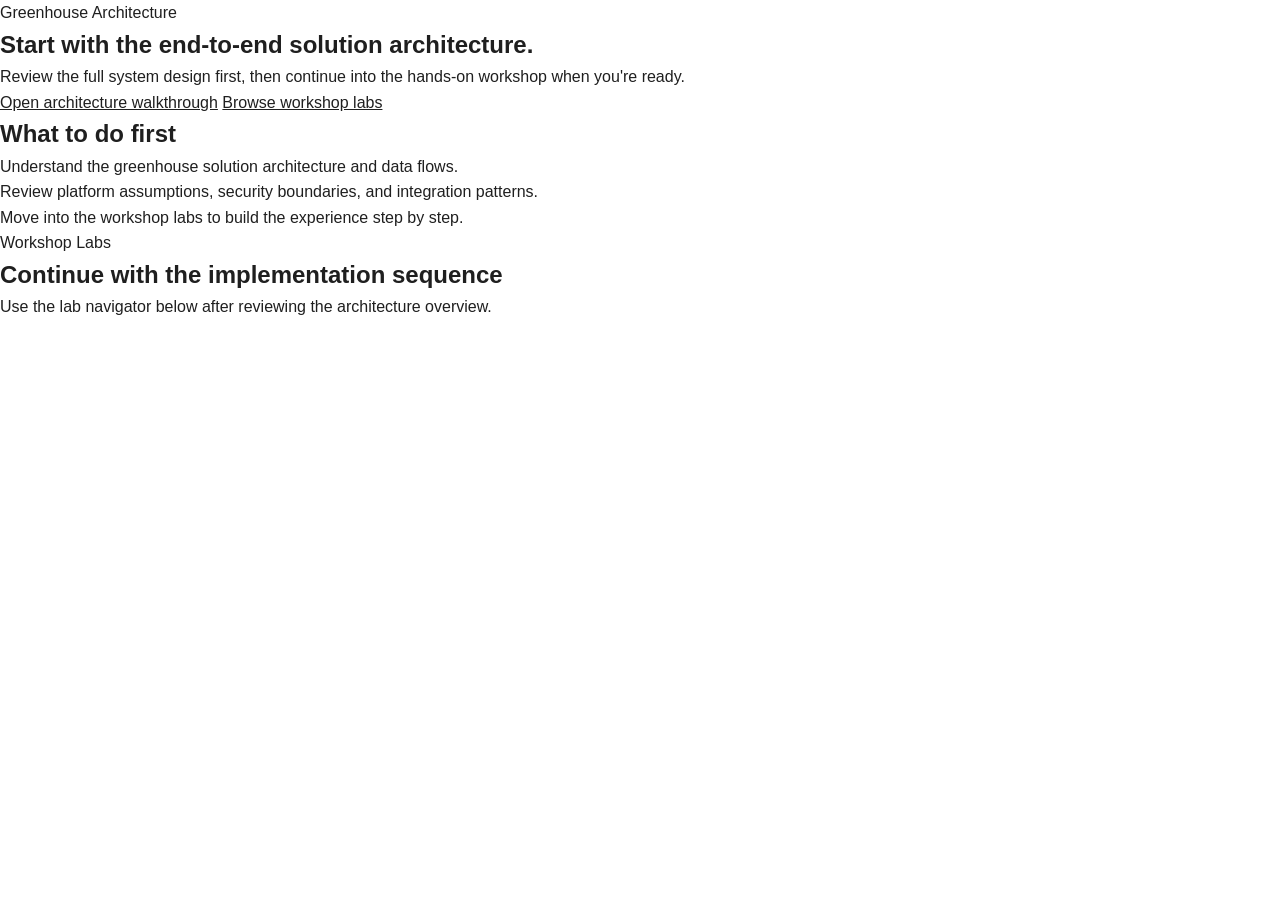
<file: docs/index.html>
<!doctype html>
<html lang="en">
  <head>
    <meta charset="UTF-8" />
    <meta name="viewport" content="width=device-width, initial-scale=1.0" />
    <title>Greenhouse Architecture</title>
    <meta
      name="description"
      content="Interactive architecture documentation for Greenhouse — review the solution map, assumptions, lab workflow, and delivery guidance."
    />
    <link rel="preconnect" href="https://fonts.googleapis.com" />
    <link rel="preconnect" href="https://fonts.gstatic.com" crossorigin />
    <link
      href="https://fonts.googleapis.com/css2?family=Inter:wght@400;500;600;700;800&display=swap"
      rel="stylesheet"
    />
    <link rel="stylesheet" href="styles.css" />
  </head>
  <body class="home-page">
    <div class="page-shell">
      <main class="home-layout">
        <section class="hero-panel card">
          <div class="hero-copy">
            <span class="eyebrow">Greenhouse Architecture</span>
            <h1>Start with the end-to-end solution architecture.</h1>
            <p class="hero-lead">
              Review the full system design first, then continue into the hands-on workshop when you're ready.
            </p>
            <div class="hero-actions">
              <a class="button button-primary" href="architecture.html">Open architecture walkthrough</a>
              <a class="button button-secondary" href="#workshop-labs">Browse workshop labs</a>
            </div>
          </div>
          <div class="hero-summary">
            <div class="summary-card">
              <h2>What to do first</h2>
              <ol>
                <li>Understand the greenhouse solution architecture and data flows.</li>
                <li>Review platform assumptions, security boundaries, and integration patterns.</li>
                <li>Move into the workshop labs to build the experience step by step.</li>
              </ol>
            </div>
          </div>
        </section>

        <section id="workshop-labs" class="workshop-panel card">
          <div class="section-heading">
            <div>
              <span class="eyebrow">Workshop Labs</span>
              <h2>Continue with the implementation sequence</h2>
            </div>
            <p>
              Use the lab navigator below after reviewing the architecture overview.
            </p>
          </div>

          <div id="labs-grid" class="labs-grid" aria-live="polite"></div>
        </section>
      </main>
    </div>

    <template id="lab-card-template">
      <article class="lab-card">
        <div class="lab-card-body">
          <div class="lab-meta-row">
            <span class="lab-badge"></span>
            <span class="lab-duration"></span>
          </div>
          <h3 class="lab-title"></h3>
          <p class="lab-summary"></p>
        </div>
        <div class="lab-card-footer">
          <div class="lab-tags"></div>
          <a class="button button-secondary lab-link" href="#">Open lab</a>
        </div>
      </article>
    </template>

    <script src="app.js" defer></script>
  </body>
</html>
</file>
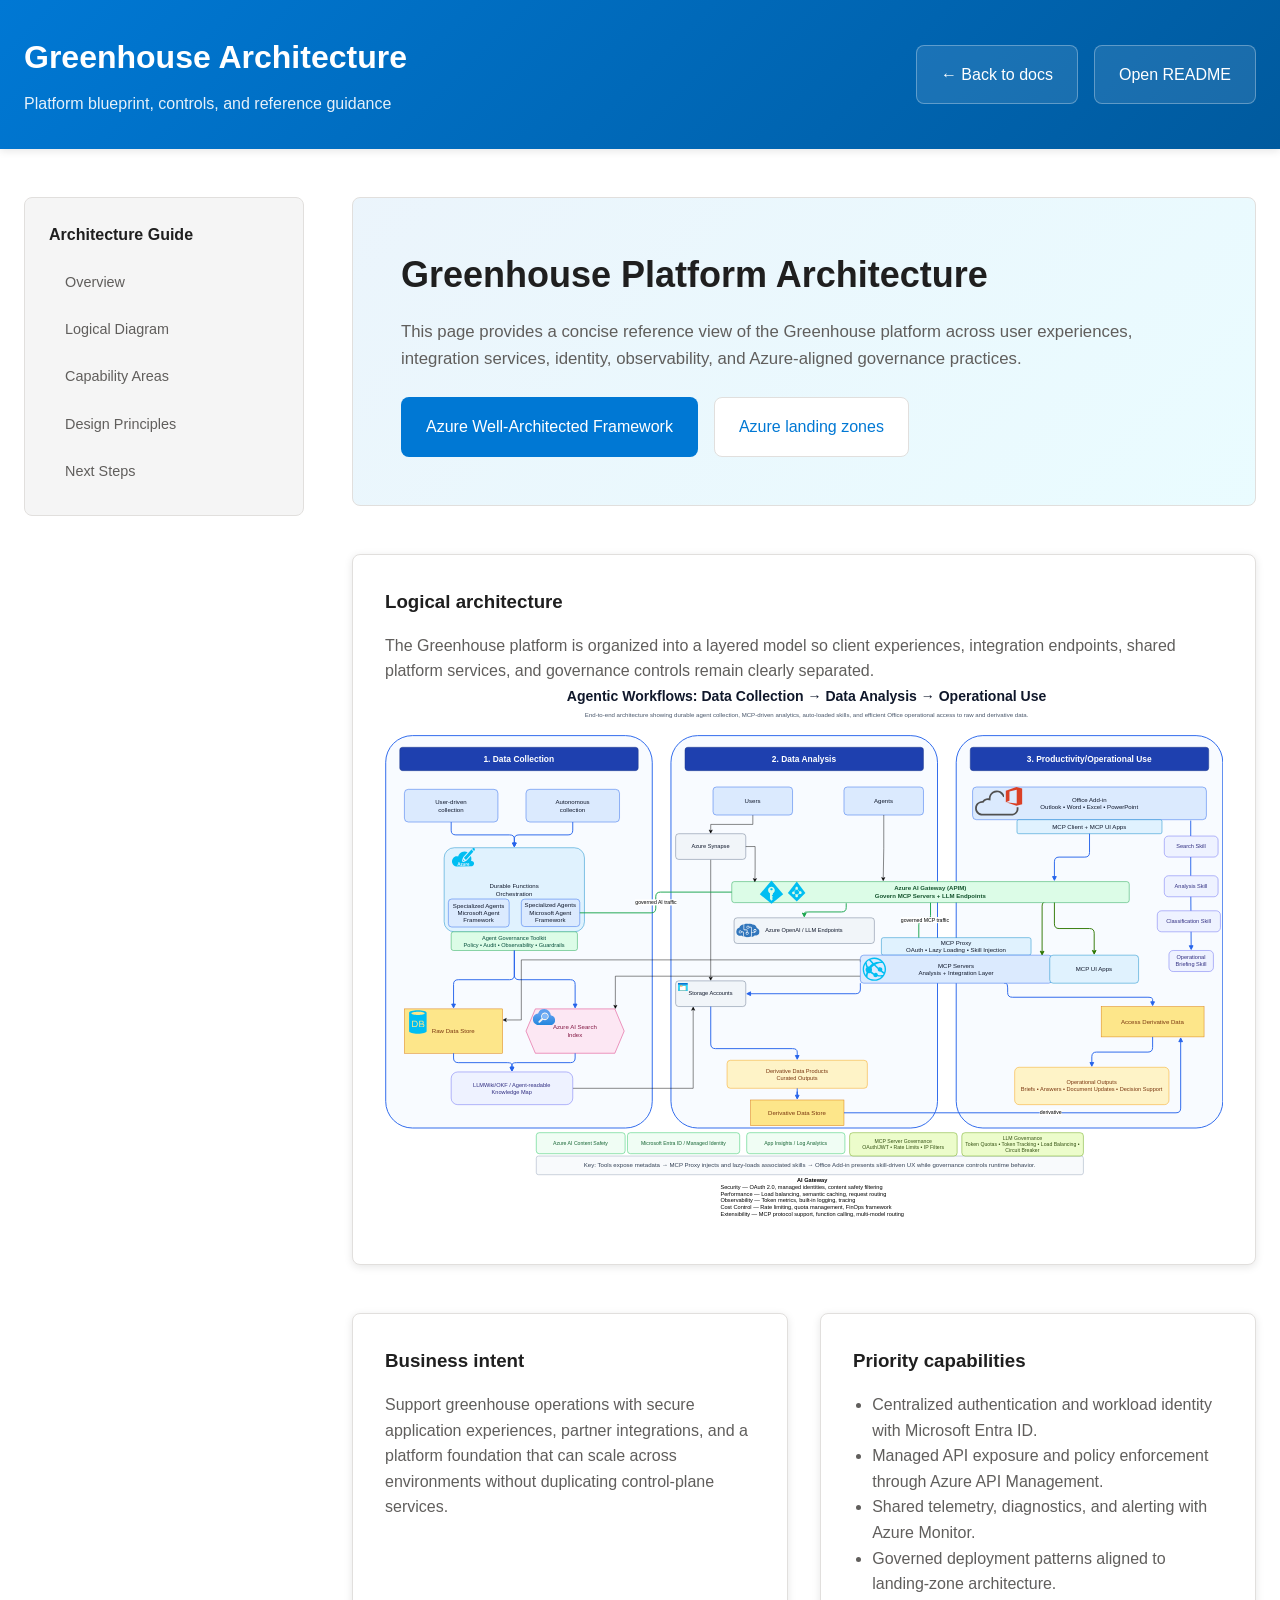
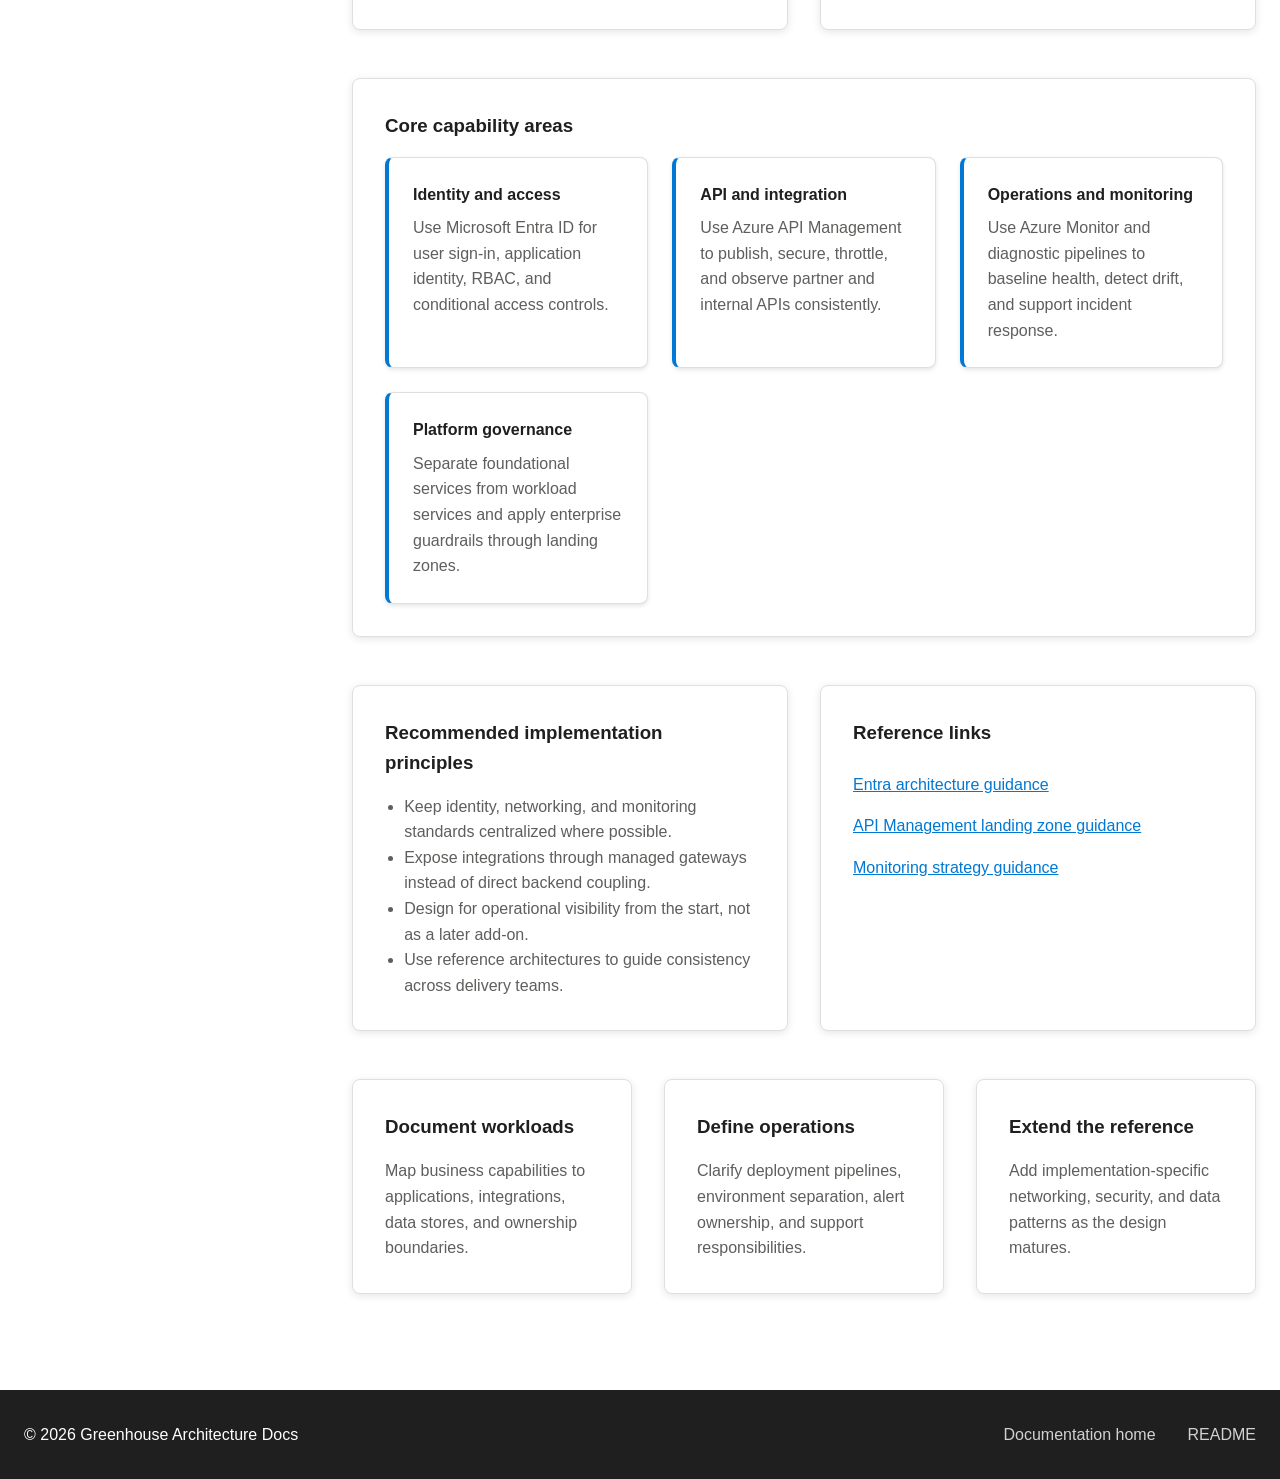
<file: docs/architecture.html>
<!DOCTYPE html>
<html lang="en">
<head>
    <meta charset="UTF-8">
    <meta name="viewport" content="width=device-width, initial-scale=1.0">
    <title>Greenhouse Architecture Overview</title>
    <link rel="stylesheet" href="styles.css">
</head>
<body>
    <header class="header">
        <div class="container">
            <div class="header-content">
                <div class="logo">
                    <h1>Greenhouse Architecture</h1>
                    <p class="tagline">Platform blueprint, controls, and reference guidance</p>
                </div>
                <nav class="nav">
                    <a href="index.html" class="btn-github">← Back to docs</a>
                    <a href="README.md" class="btn-github">Open README</a>
                </nav>
            </div>
        </div>
    </header>

    <main class="main">
        <div class="container">
            <aside class="sidebar">
                <div class="filter-section">
                    <h3>Architecture Guide</h3>
                    <div class="filter-group">
                        <a href="#overview" class="arch-nav-link">Overview</a>
                        <a href="#diagram" class="arch-nav-link">Logical Diagram</a>
                        <a href="#capabilities" class="arch-nav-link">Capability Areas</a>
                        <a href="#principles" class="arch-nav-link">Design Principles</a>
                        <a href="#next-steps" class="arch-nav-link">Next Steps</a>
                    </div>
                </div>
            </aside>

            <section class="content">
                <div class="architecture-wrapper">
                    <section id="overview" class="architecture-hero">
                        <h2>Greenhouse Platform Architecture</h2>
                        <p>
                            This page provides a concise reference view of the Greenhouse platform across user experiences,
                            integration services, identity, observability, and Azure-aligned governance practices.
                        </p>
                        <div class="architecture-actions">
                            <a class="btn-primary" href="https://learn.microsoft.com/azure/architecture/framework/" target="_blank" rel="noopener noreferrer">Azure Well-Architected Framework</a>
                            <a class="btn-secondary" href="https://learn.microsoft.com/azure/cloud-adoption-framework/ready/landing-zone/" target="_blank" rel="noopener noreferrer">Azure landing zones</a>
                        </div>
                    </section>

                    <section id="diagram" class="architecture-diagram">
                        <h3>Logical architecture</h3>
                        <p>
                            The Greenhouse platform is organized into a layered model so client experiences, integration endpoints,
                            shared platform services, and governance controls remain clearly separated.
                        </p>
                        <img src="agentic_workflows_revised_070126.drawio.svg" alt="Greenhouse logical architecture diagram">
                    </section>

                    <section id="capabilities" class="architecture-grid two-column">
                        <article class="architecture-card">
                            <h3>Business intent</h3>
                            <p>
                                Support greenhouse operations with secure application experiences, partner integrations, and a platform
                                foundation that can scale across environments without duplicating control-plane services.
                            </p>
                        </article>
                        <article class="architecture-card">
                            <h3>Priority capabilities</h3>
                            <ul>
                                <li>Centralized authentication and workload identity with Microsoft Entra ID.</li>
                                <li>Managed API exposure and policy enforcement through Azure API Management.</li>
                                <li>Shared telemetry, diagnostics, and alerting with Azure Monitor.</li>
                                <li>Governed deployment patterns aligned to landing-zone architecture.</li>
                            </ul>
                        </article>
                    </section>

                    <section class="architecture-highlight">
                        <h3>Core capability areas</h3>
                        <div class="architecture-pillars">
                            <div class="architecture-pillar">
                                <h4>Identity and access</h4>
                                <p>Use Microsoft Entra ID for user sign-in, application identity, RBAC, and conditional access controls.</p>
                            </div>
                            <div class="architecture-pillar">
                                <h4>API and integration</h4>
                                <p>Use Azure API Management to publish, secure, throttle, and observe partner and internal APIs consistently.</p>
                            </div>
                            <div class="architecture-pillar">
                                <h4>Operations and monitoring</h4>
                                <p>Use Azure Monitor and diagnostic pipelines to baseline health, detect drift, and support incident response.</p>
                            </div>
                            <div class="architecture-pillar">
                                <h4>Platform governance</h4>
                                <p>Separate foundational services from workload services and apply enterprise guardrails through landing zones.</p>
                            </div>
                        </div>
                    </section>

                    <section id="principles" class="architecture-grid two-column">
                        <article class="architecture-resource">
                            <h3>Recommended implementation principles</h3>
                            <ul>
                                <li>Keep identity, networking, and monitoring standards centralized where possible.</li>
                                <li>Expose integrations through managed gateways instead of direct backend coupling.</li>
                                <li>Design for operational visibility from the start, not as a later add-on.</li>
                                <li>Use reference architectures to guide consistency across delivery teams.</li>
                            </ul>
                        </article>
                        <article class="architecture-resource">
                            <h3>Reference links</h3>
                            <div class="architecture-links">
                                <a href="https://learn.microsoft.com/entra/architecture/" target="_blank" rel="noopener noreferrer">Entra architecture guidance</a>
                                <a href="https://learn.microsoft.com/azure/api-management/api-management-landing-zone" target="_blank" rel="noopener noreferrer">API Management landing zone guidance</a>
                                <a href="https://learn.microsoft.com/azure/well-architected/operational-excellence/monitoring-strategy" target="_blank" rel="noopener noreferrer">Monitoring strategy guidance</a>
                            </div>
                        </article>
                    </section>

                    <section id="next-steps" class="architecture-grid three-column">
                        <article class="architecture-card">
                            <h3>Document workloads</h3>
                            <p>Map business capabilities to applications, integrations, data stores, and ownership boundaries.</p>
                        </article>
                        <article class="architecture-card">
                            <h3>Define operations</h3>
                            <p>Clarify deployment pipelines, environment separation, alert ownership, and support responsibilities.</p>
                        </article>
                        <article class="architecture-card">
                            <h3>Extend the reference</h3>
                            <p>Add implementation-specific networking, security, and data patterns as the design matures.</p>
                        </article>
                    </section>
                </div>
            </section>
        </div>
    </main>

    <footer class="footer">
        <div class="container">
            <p>&copy; 2026 Greenhouse Architecture Docs</p>
            <div class="footer-links">
                <a href="index.html">Documentation home</a>
                <a href="README.md">README</a>
            </div>
        </div>
    </footer>
</body>
</html>
</file>
<file: docs/styles.css>
:root {
  --primary-color: #0078d4;
  --primary-dark: #005a9e;
  --secondary-color: #50e6ff;
  --background: #ffffff;
  --surface: #f5f5f5;
  --surface-hover: #e5e5e5;
  --text-primary: #1f1f1f;
  --text-secondary: #605e5c;
  --border: #e1dfdd;
  --shadow: rgba(0, 0, 0, 0.1);
  --shadow-hover: rgba(0, 0, 0, 0.15);
  --success: #107c10;
  --spacing-xs: 0.5rem;
  --spacing-sm: 1rem;
  --spacing-md: 1.5rem;
  --spacing-lg: 2rem;
  --spacing-xl: 3rem;
  --border-radius: 8px;
  --transition: all 0.3s ease;
}

* {
  margin: 0;
  padding: 0;
  box-sizing: border-box;
}

body {
  font-family: -apple-system, BlinkMacSystemFont, 'Segoe UI', 'Roboto', 'Helvetica', 'Arial', sans-serif;
  color: var(--text-primary);
  background-color: var(--background);
  line-height: 1.6;
}

a {
  color: inherit;
}

img {
  max-width: 100%;
}

/* Header */
.header {
  background: linear-gradient(135deg, var(--primary-color), var(--primary-dark));
  color: white;
  padding: var(--spacing-lg) 0;
  box-shadow: 0 2px 8px var(--shadow);
}

.container {
  max-width: 1400px;
  margin: 0 auto;
  padding: 0 var(--spacing-md);
}

.header-content {
  display: flex;
  justify-content: space-between;
  align-items: center;
  flex-wrap: wrap;
  gap: var(--spacing-md);
}

.logo h1 {
  font-size: 2rem;
  font-weight: 600;
  margin-bottom: var(--spacing-xs);
}

.tagline {
  font-size: 1rem;
  opacity: 0.9;
}

.nav {
  display: flex;
  flex-wrap: wrap;
  gap: var(--spacing-sm);
}

.btn-github,
.btn-primary,
.btn-secondary {
  display: inline-flex;
  align-items: center;
  justify-content: center;
  gap: var(--spacing-xs);
  padding: var(--spacing-sm) var(--spacing-md);
  border-radius: var(--border-radius);
  border: 1px solid transparent;
  text-decoration: none;
  font-weight: 500;
  transition: var(--transition);
}

.btn-github {
  background: rgba(255, 255, 255, 0.1);
  color: white;
  border-color: rgba(255, 255, 255, 0.3);
}

.btn-github:hover,
.btn-primary:hover,
.btn-secondary:hover {
  transform: translateY(-2px);
}

.btn-github:hover {
  background: rgba(255, 255, 255, 0.2);
}

.btn-primary {
  background: var(--primary-color);
  color: white;
}

.btn-primary:hover {
  background: var(--primary-dark);
}

.btn-secondary {
  background: white;
  color: var(--primary-color);
  border-color: var(--border);
}

.btn-secondary:hover {
  border-color: var(--primary-color);
  color: var(--primary-dark);
}

/* Main Layout */
.main {
  padding: var(--spacing-xl) 0;
}

.main .container {
  display: grid;
  grid-template-columns: 280px 1fr;
  gap: var(--spacing-xl);
}

.content.full-width {
  grid-column: 1 / -1;
}

/* Sidebar */
.sidebar {
  position: sticky;
  top: var(--spacing-md);
  height: fit-content;
}

.filter-section {
  background: var(--surface);
  padding: var(--spacing-md);
  border-radius: var(--border-radius);
  margin-bottom: var(--spacing-md);
  border: 1px solid var(--border);
}

.filter-section h3 {
  font-size: 1rem;
  margin-bottom: var(--spacing-sm);
  color: var(--text-primary);
}

.filter-group {
  display: flex;
  flex-direction: column;
  gap: var(--spacing-xs);
}

.filter-item {
  display: flex;
  align-items: center;
  gap: var(--spacing-xs);
  padding: var(--spacing-xs);
  cursor: pointer;
  border-radius: 4px;
  transition: var(--transition);
}

.filter-item:hover {
  background: var(--surface-hover);
}

.filter-item input[type="checkbox"] {
  cursor: pointer;
  width: 18px;
  height: 18px;
}

.filter-item label {
  cursor: pointer;
  flex: 1;
  font-size: 0.9rem;
  color: var(--text-secondary);
}

.btn-clear {
  width: 100%;
  padding: var(--spacing-sm);
  background: var(--primary-color);
  color: white;
  border: none;
  border-radius: var(--border-radius);
  cursor: pointer;
  font-weight: 500;
  transition: var(--transition);
}

.btn-clear:hover {
  background: var(--primary-dark);
}

/* Content */
.content {
  min-width: 0;
}

.content-header {
  display: flex;
  justify-content: space-between;
  align-items: flex-start;
  margin-bottom: var(--spacing-lg);
  flex-wrap: wrap;
  gap: var(--spacing-md);
}

.content-header h2 {
  font-size: 1.75rem;
  color: var(--text-primary);
}

.search-box input {
  padding: var(--spacing-sm) var(--spacing-md);
  border: 1px solid var(--border);
  border-radius: var(--border-radius);
  font-size: 1rem;
  width: 300px;
  transition: var(--transition);
}

.search-box input:focus,
.sort-box select:focus {
  outline: none;
  border-color: var(--primary-color);
  box-shadow: 0 0 0 3px rgba(0, 120, 212, 0.1);
}

.sort-box {
  display: flex;
  align-items: center;
  gap: var(--spacing-sm);
}

.sort-box label {
  font-size: 0.95rem;
  font-weight: 500;
  color: var(--text-secondary);
}

.sort-box select {
  padding: var(--spacing-sm) var(--spacing-md);
  border: 1px solid var(--border);
  border-radius: var(--border-radius);
  font-size: 1rem;
  background-color: white;
  cursor: pointer;
  min-width: 150px;
  transition: var(--transition);
}

.sort-box select:hover {
  border-color: var(--primary-color);
}

.lab-count {
  margin-bottom: var(--spacing-md);
  color: var(--text-secondary);
  font-size: 0.95rem;
}

/* Labs Grid */
.labs-grid {
  display: grid;
  grid-template-columns: repeat(auto-fill, minmax(380px, 1fr));
  gap: var(--spacing-lg);
}

.lab-card {
  background: white;
  border-radius: var(--border-radius);
  overflow: hidden;
  box-shadow: 0 2px 8px var(--shadow);
  transition: var(--transition);
  cursor: pointer;
  display: flex;
  flex-direction: column;
  border: 1px solid var(--border);
}

.lab-card:hover {
  transform: translateY(-4px);
  box-shadow: 0 8px 16px var(--shadow-hover);
}

.lab-image {
  width: 100%;
  height: 220px;
  object-fit: cover;
  background: var(--surface);
}

.lab-content {
  padding: var(--spacing-md);
  flex: 1;
  display: flex;
  flex-direction: column;
}

.lab-title {
  font-size: 1.25rem;
  font-weight: 600;
  margin-bottom: var(--spacing-sm);
  color: var(--text-primary);
}

.lab-description {
  color: var(--text-secondary);
  margin-bottom: var(--spacing-md);
  flex: 1;
  font-size: 0.95rem;
  line-height: 1.5;
}

.lab-tags {
  display: flex;
  flex-wrap: wrap;
  gap: var(--spacing-xs);
  margin-bottom: var(--spacing-md);
}

.tag {
  display: inline-block;
  padding: 0.25rem 0.75rem;
  background: var(--surface);
  color: var(--text-secondary);
  border-radius: 20px;
  font-size: 0.85rem;
  font-weight: 500;
}

.tag.category {
  background: rgba(0, 120, 212, 0.1);
  color: var(--primary-color);
}

.tag.service {
  background: rgba(16, 124, 16, 0.1);
  color: var(--success);
}

.lab-footer {
  display: flex;
  justify-content: space-between;
  align-items: center;
  padding-top: var(--spacing-sm);
  border-top: 1px solid var(--border);
  font-size: 0.85rem;
  color: var(--text-secondary);
}

.lab-authors {
  display: flex;
  gap: var(--spacing-xs);
  flex-wrap: wrap;
}

.author-link {
  color: var(--primary-color);
  text-decoration: none;
  font-weight: 500;
}

.author-link:hover {
  text-decoration: underline;
}

/* Modal */
.modal {
  display: none;
  position: fixed;
  z-index: 1000;
  left: 0;
  top: 0;
  width: 100%;
  height: 100%;
  background-color: rgba(0, 0, 0, 0.6);
  overflow: auto;
  padding: var(--spacing-xl) var(--spacing-lg);
}

.modal-content {
  background-color: white;
  margin: var(--spacing-xl) auto;
  padding: 0;
  border-radius: var(--border-radius);
  max-width: 900px;
  box-shadow: 0 8px 32px rgba(0, 0, 0, 0.4);
  border: 5px solid transparent;
  position: relative;
}

.modal-close {
  position: absolute;
  right: var(--spacing-md);
  top: var(--spacing-md);
  font-size: 2rem;
  font-weight: bold;
  color: var(--text-secondary);
  cursor: pointer;
  z-index: 1;
  width: 40px;
  height: 40px;
  display: flex;
  align-items: center;
  justify-content: center;
  border-radius: 50%;
  transition: var(--transition);
}

.modal-close:hover {
  background: var(--surface);
  color: var(--text-primary);
}

.modal-body {
  padding: var(--spacing-xl);
  padding-top: calc(var(--spacing-xl) + 40px);
}

.modal-image {
  width: 100%;
  height: auto;
  margin-bottom: var(--spacing-lg);
  border-radius: var(--border-radius);
  box-shadow: 0 2px 8px var(--shadow);
}

.modal-title {
  font-size: 2rem;
  margin-bottom: var(--spacing-md);
  color: var(--text-primary);
}

.modal-meta {
  display: flex;
  gap: var(--spacing-lg);
  margin-bottom: var(--spacing-lg);
  padding-bottom: var(--spacing-md);
  border-bottom: 1px solid var(--border);
  flex-wrap: wrap;
}

.modal-meta-item h4 {
  font-size: 0.85rem;
  color: var(--text-secondary);
  margin-bottom: var(--spacing-xs);
  text-transform: uppercase;
  letter-spacing: 0.5px;
}

.modal-description {
  color: var(--text-primary);
  line-height: 1.8;
  margin-bottom: var(--spacing-lg);
}

.modal-actions {
  display: flex;
  gap: var(--spacing-md);
  margin-top: var(--spacing-lg);
  flex-wrap: wrap;
}

/* Architecture page */
.architecture-wrapper {
  display: flex;
  flex-direction: column;
  gap: var(--spacing-xl);
}

.architecture-hero {
  background: linear-gradient(135deg, rgba(0, 120, 212, 0.08), rgba(80, 230, 255, 0.12));
  border: 1px solid var(--border);
  border-radius: var(--border-radius);
  padding: var(--spacing-xl);
}

.architecture-hero h2 {
  font-size: 2.25rem;
  margin-bottom: var(--spacing-sm);
}

.architecture-hero p {
  max-width: 900px;
  color: var(--text-secondary);
  font-size: 1.05rem;
}

.architecture-actions {
  display: flex;
  gap: var(--spacing-sm);
  flex-wrap: wrap;
  margin-top: var(--spacing-md);
}

.arch-nav-link {
  text-decoration: none;
  color: var(--text-secondary);
  font-size: 0.9rem;
  display: block;
  padding: var(--spacing-xs) var(--spacing-sm);
  border-radius: 4px;
  transition: var(--transition);
}

.arch-nav-link:hover,
.arch-nav-link.active {
  background: rgba(0, 120, 212, 0.1);
  color: var(--primary-color);
}

.architecture-grid {
  display: grid;
  gap: var(--spacing-lg);
}

.architecture-grid.two-column {
  grid-template-columns: repeat(2, minmax(0, 1fr));
}

.architecture-grid.three-column {
  grid-template-columns: repeat(3, minmax(0, 1fr));
}

.architecture-card,
.architecture-highlight,
.architecture-diagram,
.architecture-resource {
  background: white;
  border: 1px solid var(--border);
  border-radius: var(--border-radius);
  padding: var(--spacing-lg);
  box-shadow: 0 2px 8px var(--shadow);
}

.architecture-card h3,
.architecture-highlight h3,
.architecture-diagram h3,
.architecture-resource h3 {
  margin-bottom: var(--spacing-sm);
}

.architecture-card p,
.architecture-highlight p,
.architecture-resource p,
.architecture-diagram p {
  color: var(--text-secondary);
}

.architecture-card ul,
.architecture-highlight ul,
.architecture-resource ul {
  margin: var(--spacing-sm) 0 0 1.2rem;
  color: var(--text-secondary);
}

.architecture-pillars {
  display: grid;
  grid-template-columns: repeat(auto-fit, minmax(220px, 1fr));
  gap: var(--spacing-md);
}

.architecture-pillar {
  background: white;
  border: 1px solid var(--border);
  border-left: 4px solid var(--primary-color);
  border-radius: var(--border-radius);
  padding: var(--spacing-md);
  box-shadow: 0 2px 4px var(--shadow);
}

.architecture-pillar h4 {
  margin-bottom: var(--spacing-xs);
}

.architecture-diagram img {
  width: 100%;
  height: auto;
  border-radius: var(--border-radius);
}

.architecture-links {
  display: flex;
  flex-wrap: wrap;
  gap: var(--spacing-sm);
  margin-top: var(--spacing-md);
}

.architecture-links a {
  color: var(--primary-color);
}

/* No Results */
.no-results {
  text-align: center;
  padding: var(--spacing-xl);
  color: var(--text-secondary);
  font-size: 1.1rem;
}

/* Footer */
.footer {
  background: var(--text-primary);
  color: white;
  padding: var(--spacing-lg) 0;
  margin-top: var(--spacing-xl);
}

.footer .container {
  display: flex;
  justify-content: space-between;
  align-items: center;
  flex-wrap: wrap;
  gap: var(--spacing-md);
}

.footer-links {
  display: flex;
  gap: var(--spacing-lg);
}

.footer-links a {
  color: white;
  text-decoration: none;
  opacity: 0.8;
  transition: var(--transition);
}

.footer-links a:hover {
  opacity: 1;
}

/* Responsive */
@media (max-width: 1024px) {
  .main .container {
    grid-template-columns: 1fr;
  }

  .sidebar {
    position: static;
    display: grid;
    grid-template-columns: repeat(auto-fit, minmax(250px, 1fr));
    gap: var(--spacing-md);
  }

  .btn-clear {
    grid-column: 1 / -1;
  }

  .architecture-grid.two-column,
  .architecture-grid.three-column {
    grid-template-columns: 1fr;
  }
}

@media (max-width: 768px) {
  .labs-grid {
    grid-template-columns: 1fr;
  }

  .header-content {
    flex-direction: column;
    align-items: flex-start;
  }

  .search-box input {
    width: 100%;
  }

  .content-header {
    flex-direction: column;
    align-items: flex-start;
  }

  .modal-content {
    margin: 0;
    border-radius: 0;
    max-width: 100%;
    height: 100%;
  }

  .modal-body {
    padding: var(--spacing-md);
    padding-top: calc(var(--spacing-md) + 40px);
  }

  .modal-actions,
  .architecture-actions,
  .nav,
  .footer-links {
    flex-direction: column;
    width: 100%;
  }

  .btn-github,
  .btn-primary,
  .btn-secondary {
    width: 100%;
  }
}
</file>
